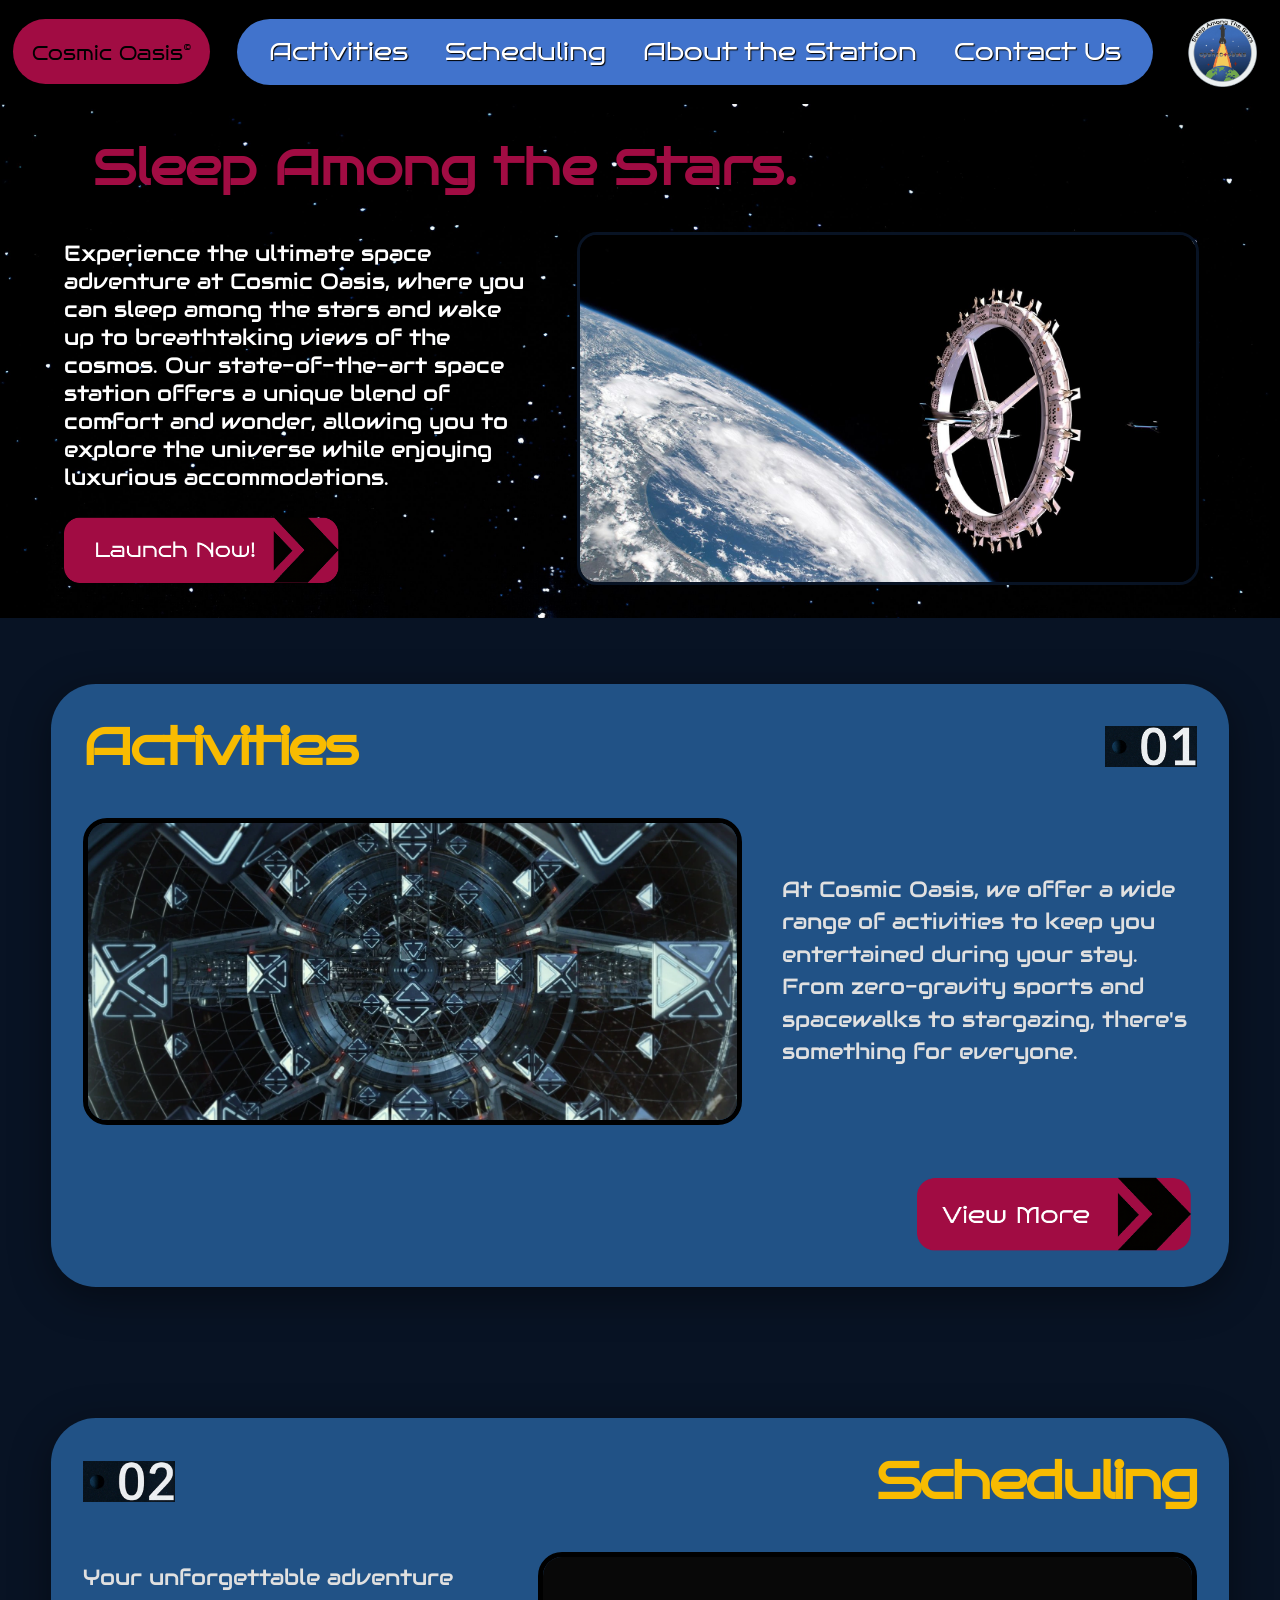
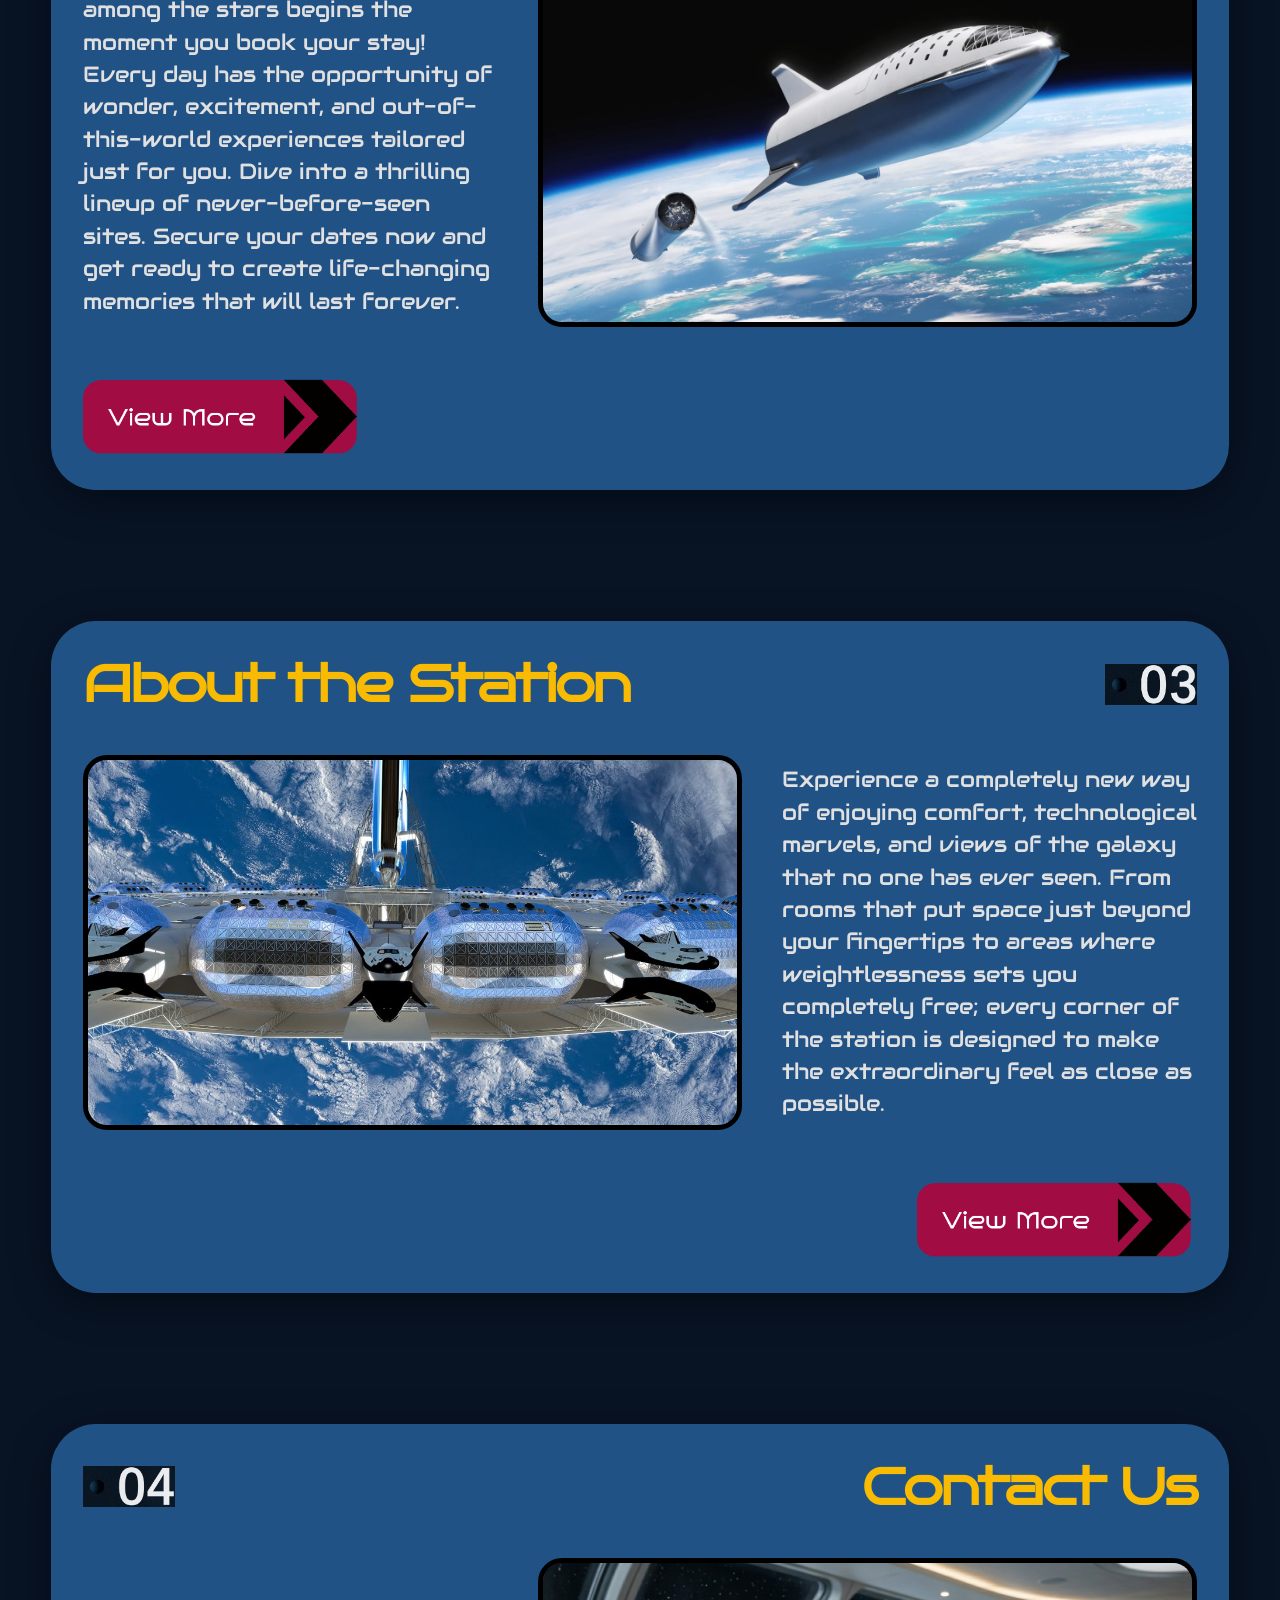
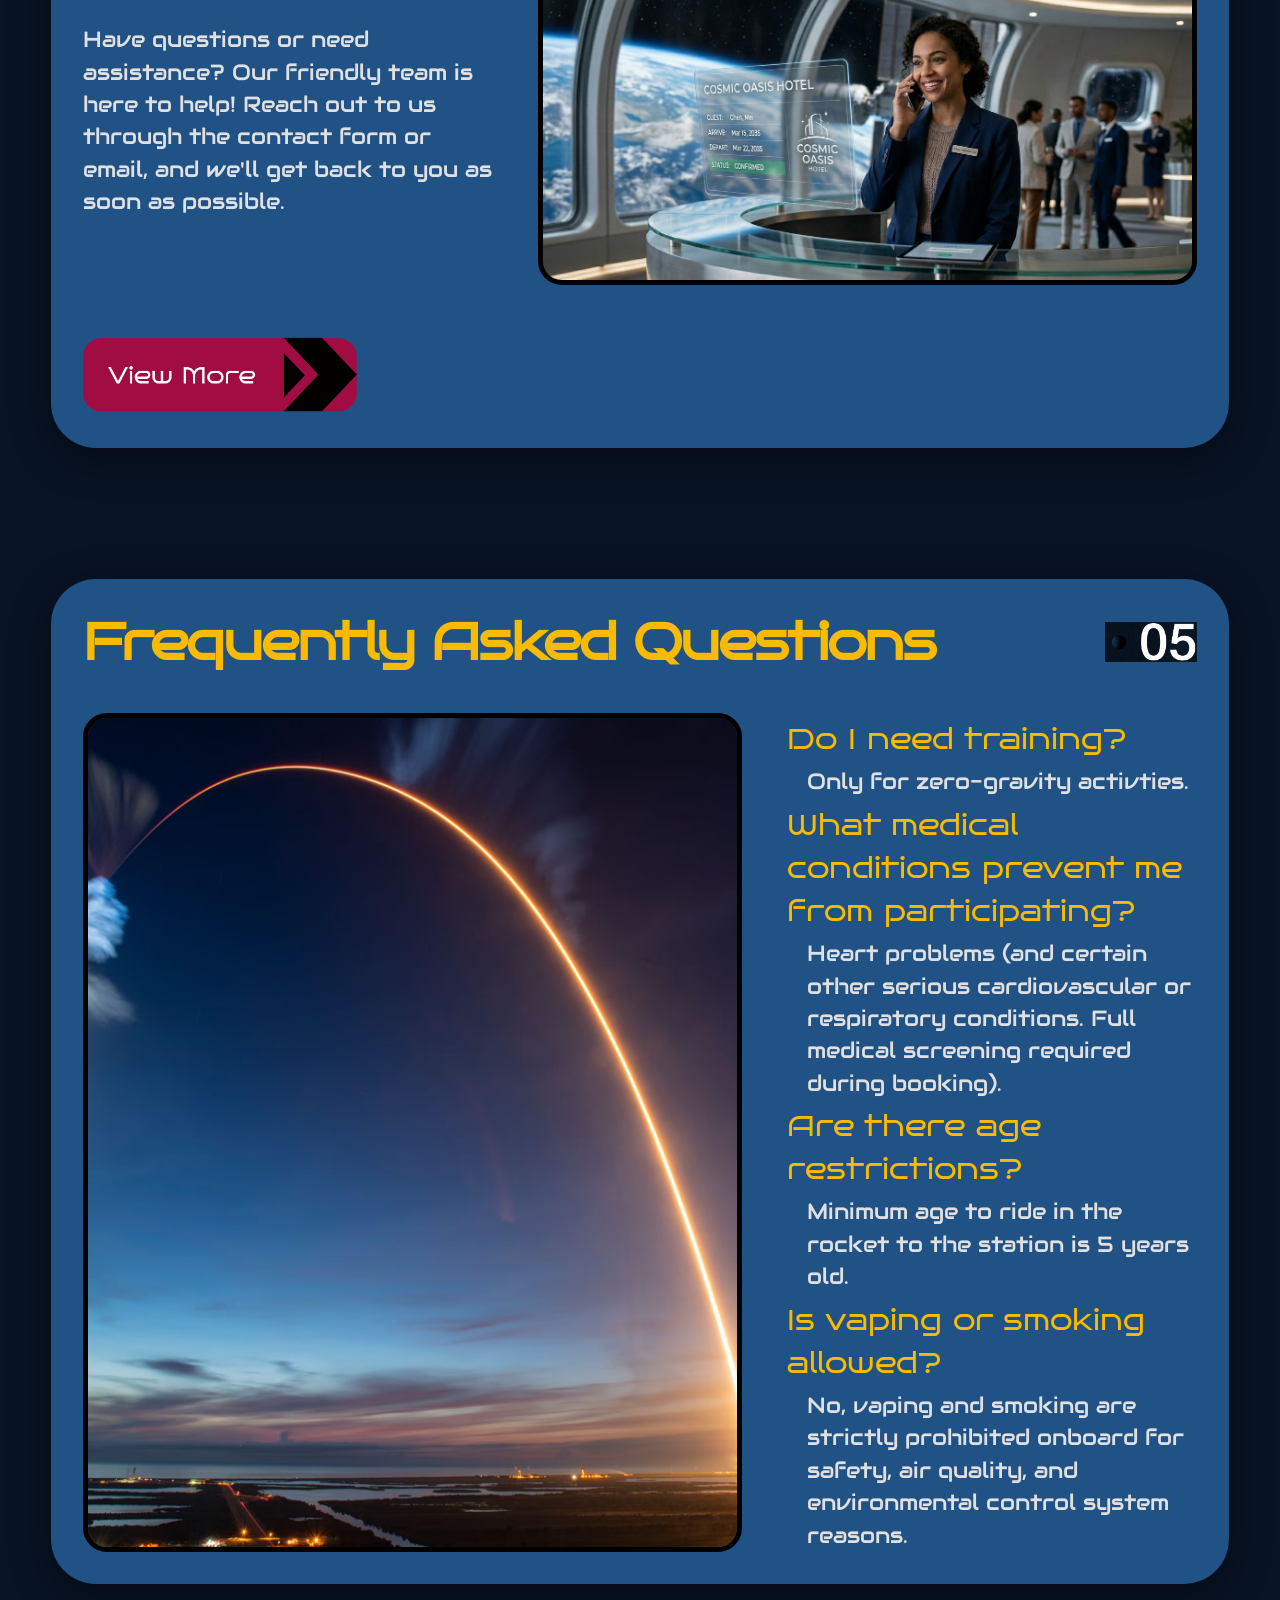
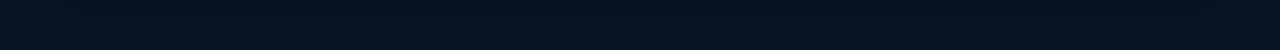
<file: index.html>
<!DOCTYPE html>
<html lang="en">
<head>
    <meta charset="UTF-8">
    <meta name="viewport" content="width=device-width, initial-scale=1.0">
    <title>Cosmic Oasis</title>
    <link rel="stylesheet" href=https://fonts.googleapis.com/css?family=Lora|Audiowide|Bruno+Ace>
    <link rel="stylesheet" href="styles.css">
</head>
<body id="top">
    <a href="#top" class="scroll-top" id="scrollTopButton" aria-label="Back to top">↑</a>
    <nav class="navbar">
        <a href="index.html" class="home">Cosmic Oasis<sup>&copy;</sup></a>
            <div class="buttons">            
                <a href="activities.html">Activities</a>
                <a href="scheduling.html">Scheduling</a>
                <a href="about.html">About the Station</a>
                <a href="contact.html">Contact Us</a>
            </div> 
        <img src="images/icons/NewLogo.png" alt="Logo" class="logo">
    </nav>
    <script>
        const scrollTopButton = document.getElementById('scrollTopButton');
        const toggleScrollTop = () => {
            const isScrolled = window.pageYOffset > 20;
            scrollTopButton.classList.toggle('show', isScrolled);
        };
        window.addEventListener('scroll', toggleScrollTop);
        window.addEventListener('load', toggleScrollTop);
    </script>
    <div class="firstbox">
        <h1>Sleep Among the Stars.</h1>
        <div class="welcome">
            <div class="welcome-text">
                <p> Experience the ultimate space adventure at Cosmic Oasis, 
                    where you can sleep among the stars and wake up to breathtaking 
                    views of the cosmos. Our state-of-the-art space station offers a 
                    unique blend of comfort and wonder, allowing you to explore the 
                    universe while enjoying luxurious accommodations.</p>
                <a class="heroButton" href="scheduling.html">
                    <img src="images/icons/launch-button.png" alt="Button Icon" class="button-icon">
                </a>
            </div>
            <div class="welcome-image">
                <img src="images/spacehotel.jpg" alt="Space Hotel" class="spacehotel">
            </div>
        </div>
    </div>
    <div class="left-section">
        <div class="left-box">
            <div class="header">
                <h2>Activities</h2>
                <img src="images/icons/01.png" alt="01 Icon" class="box-icon">
            </div>
            <div class="main-section-left">
                <div class="left-box-left-item">
                    <img src="images/BattleRoomFilm.webp" alt="Battle Room" class="box-image">
                </div>
                <div class="left-box-right-item">
                    <p>At Cosmic Oasis, we offer a wide range of activities to keep you entertained during your stay. 
                        From zero-gravity sports and spacewalks to stargazing, there's something for everyone.</p>
                </div>
            </div>
            <a class="box-button-left" href="activities.html">
                <img src="images/icons/button.png" alt="Button Icon" class="button-icon">
            </a>
        </div>
    </div>
    <div class="right-section">
        <div class="right-box">
            <div class="header">
                <img src="images/icons/02.png" alt="02 Icon" class="box-icon">
                <h2>Scheduling</h2>
            </div>
            <div class="main-section-right">
                <div class="right-box-left-item">
                    <p>Your unforgettable adventure among the stars begins the moment you book your stay! 
                        Every day has the opportunity of wonder, excitement, and out-of-this-world experiences 
                        tailored just for you. Dive into a thrilling lineup of never-before-seen sites. 
                        Secure your dates now and get ready to create life-changing memories that will last forever. </p>
                </div>
                <div class="right-box-right-item">
                    <img src="images/scheduling.webp" alt="Scheduling" class="box-image">
                </div>
            </div>
            <a class="box-button-right" href="scheduling.html">
                <img src="images/icons/button.png" alt="Button Icon" class="button-icon">
            </a>
        </div>
    </div>   
    <div class="left-section">
        <div class="left-box">
            <div class="header">
                <h2>About the Station</h2>
                <img src="images/icons/03.png" alt="03 Icon" class="box-icon">
            </div>
            <div class="main-section-left">
                <div class="left-box-left-item">
                    <img src="images/about.jpg" alt="space station" class="box-image">
                </div>
                <div class="left-box-right-item">
                    <p>Experience a completely new way of enjoying comfort, technological marvels, 
                        and views of the galaxy that no one has ever seen. From rooms that put space 
                        just beyond your fingertips to areas where weightlessness sets you completely 
                        free; every corner of the station is designed to make the extraordinary feel 
                        as close as possible. </p>
                </div>
            </div>
            <a class="box-button-left" href="about.html">
                <img src="images/icons/button.png" alt="Button Icon" class="button-icon">
            </a>
        </div>
    </div> 
    <div class="right-section">
        <div class="right-box">
            <div class="header">
                <img src="images/icons/04.png" alt="04 Icon" class="box-icon">
                <h2>Contact Us</h2>
            </div>
            <div class="main-section-right">
                <div class="right-box-left-item">
                    <p>Have questions or need assistance? Our friendly team is here to help! 
                        Reach out to us through the contact form or email, and we'll get back 
                        to you as soon as possible.</p>
                </div>
                <div class="right-box-right-item">
                    <img src="images/contact.png" alt="Contact Us" class="box-image">
                </div>
            </div>
            <a class="box-button-right" href="contact.html">
                <img src="images/icons/button.png" alt="Button Icon" class="button-icon">
            </a>
        </div>
    </div> 
    <div class="left-section">
        <div class="left-box">
            <div class="header">
                <h2>Frequently Asked Questions</h2>
                <img src="images/icons/05.png" alt="05 Icon" class="box-icon">
            </div>
            <div class="main-section-left">
                <div class="left-box-left-item">
                    <img src="images/FAQ.jpg" alt="space station" class="box-image">
                </div>
                <div class="left-box-right-item">
                    <p class="question">Do I need training?</p>
                    <p class="answer">Only for zero-gravity activties.</p>
                    <p class="question">What medical conditions prevent me from participating?</p>
                    <p class="answer">Heart problems (and certain other serious cardiovascular or 
                        respiratory conditions. Full medical screening required during booking).</p>
                    <p class="question">Are there age restrictions?</p>
                    <p class="answer">Minimum age to ride in the rocket to the station is 5 years old.</p>
                    <p class="question">Is vaping or smoking allowed?</p>
                    <p class="answer">No, vaping and smoking are strictly prohibited onboard for safety, 
                        air quality, and environmental control system reasons.</p>
                </div>
            </div>
        </div>
    </div> 
</body>
</html>
</file>
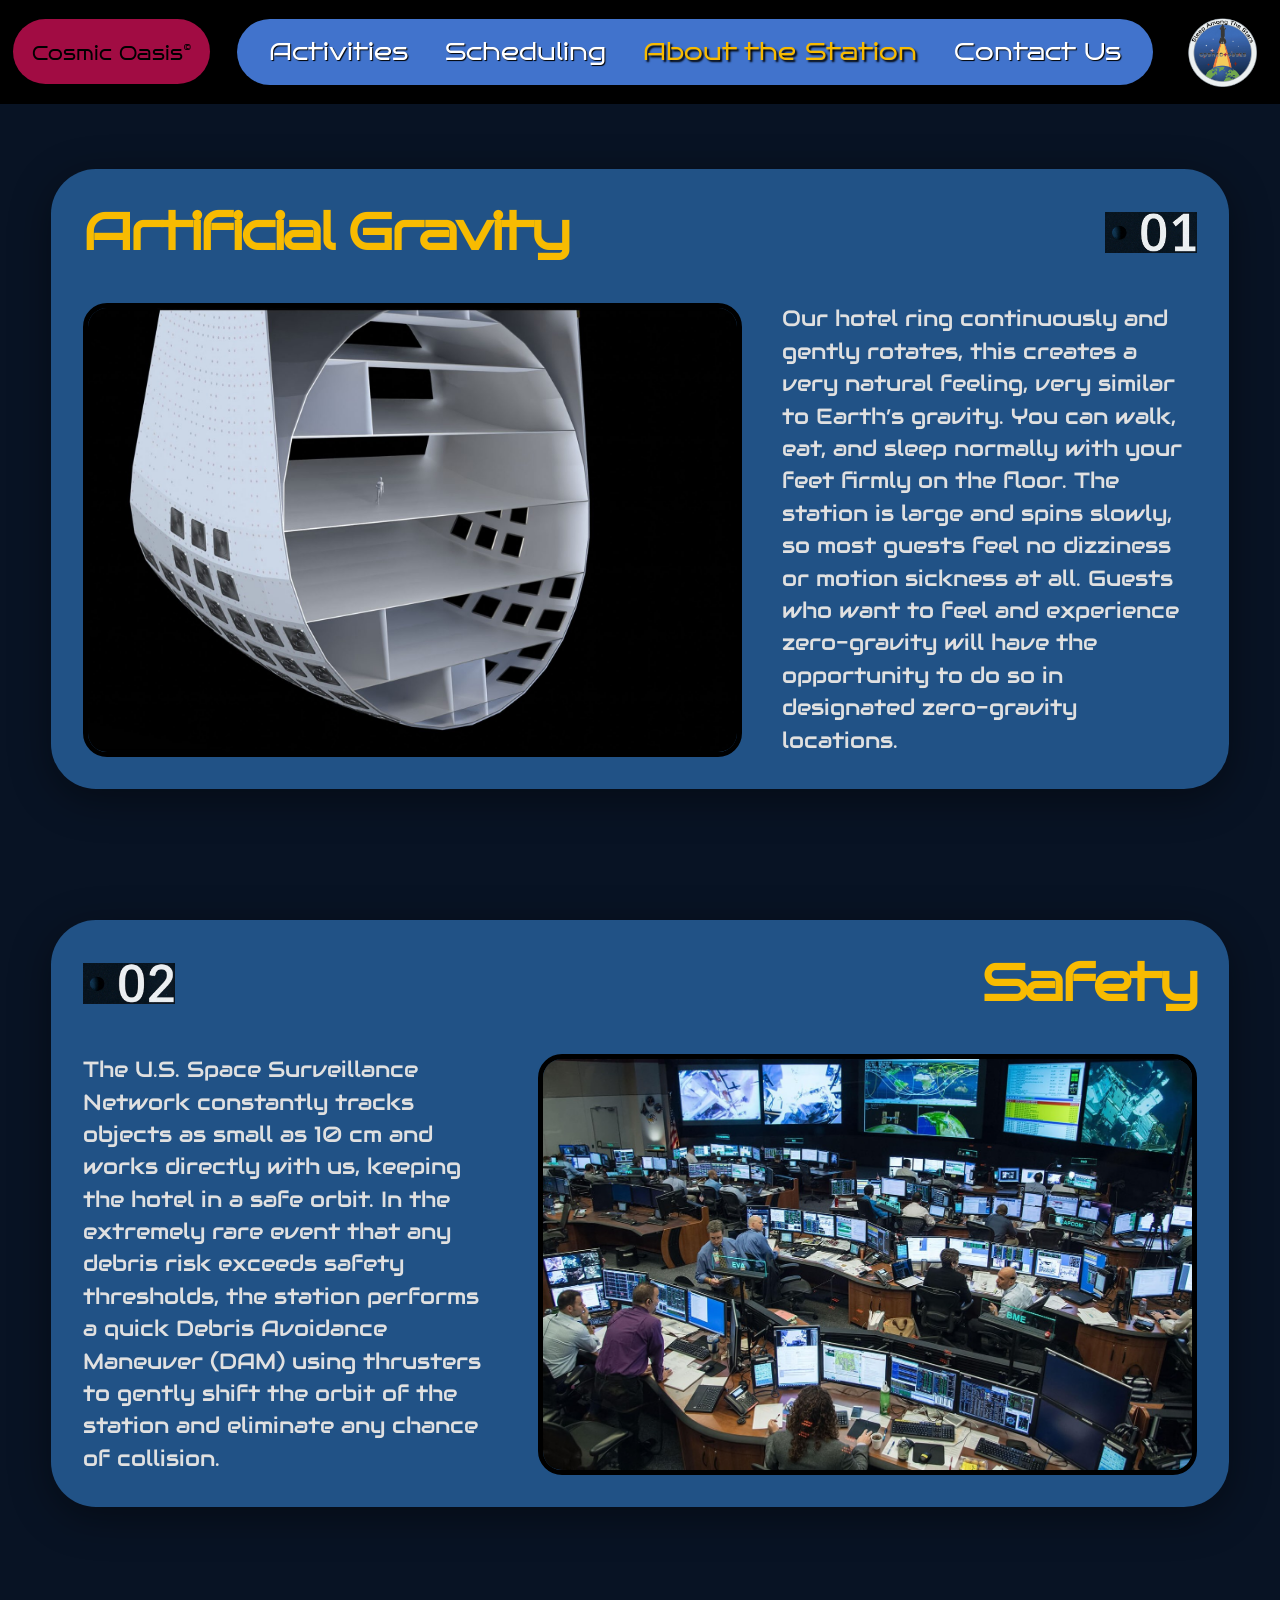
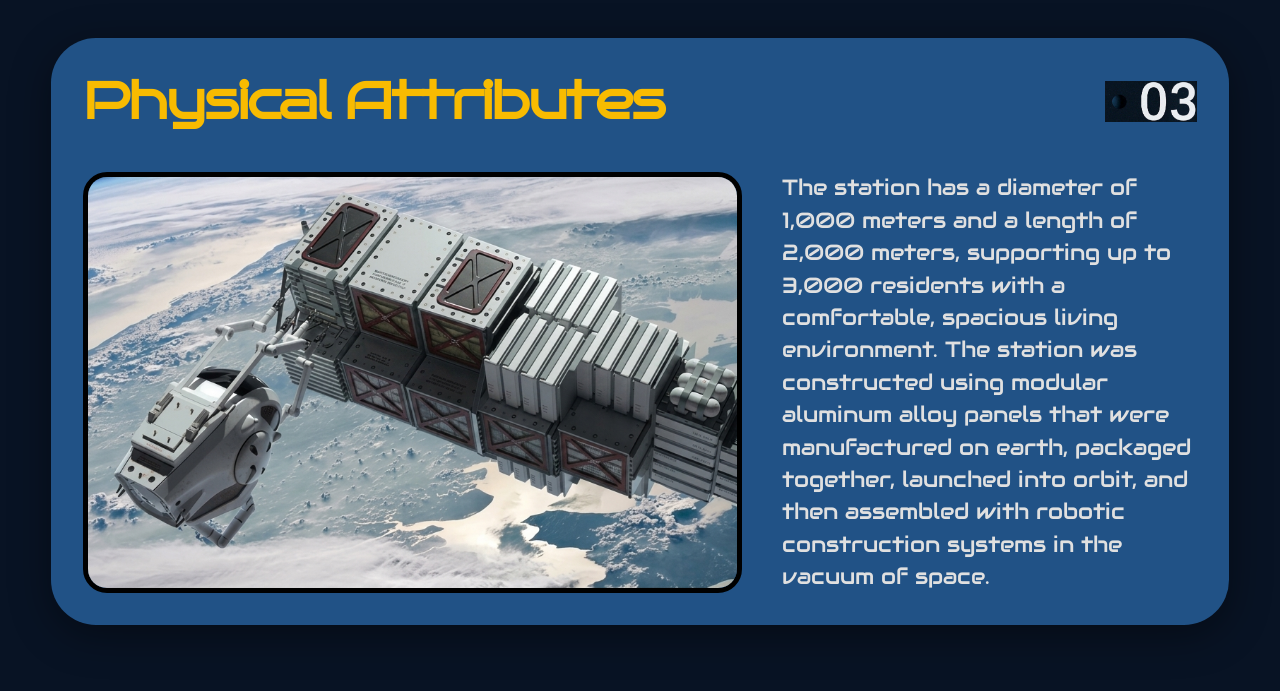
<file: about.html>
<!DOCTYPE html>
<html lang="en">
<head>
    <meta charset="UTF-8">
    <meta name="viewport" content="width=device-width, initial-scale=1.0">
    <title>About the Station - Cosmic Oasis</title>
    <link rel="stylesheet" href=https://fonts.googleapis.com/css?family=Lora|Audiowide|Bruno+Ace>
    <link rel="stylesheet" href="styles.css">
</head>
<body id="top">
    <a href="#top" class="scroll-top" id="scrollTopButton" aria-label="Back to top">↑</a>
    <nav class="navbar">
        <a href="index.html" class="home">Cosmic Oasis<sup>&copy;</sup></a>
            <div class="buttons">            
                <a href="activities.html">Activities</a>
                <a href="scheduling.html">Scheduling</a>
                <a href="about.html" class="active">About the Station</a>
                <a href="contact.html">Contact Us</a>
            </div> 
        <img src="images/icons/NewLogo.png" alt="Logo" class="logo">
    </nav>
    <script>
        const scrollTopButton = document.getElementById('scrollTopButton');
        const toggleScrollTop = () => {
            const isScrolled = window.pageYOffset > 20;
            scrollTopButton.classList.toggle('show', isScrolled);
        };
        window.addEventListener('scroll', toggleScrollTop);
        window.addEventListener('load', toggleScrollTop);
    </script>
    <div class="left-section">
        <div class="left-box">
            <div class="header">
                <h2>Artificial Gravity</h2>
                <img src="images/icons/01.png" alt="01 Icon" class="box-icon">
            </div>
            <div class="main-section-left">
                <div class="left-box-left-item">
                    <img src="images/stationcutaway.jpg" alt="station cutaway" class="box-image">
                </div>
                <div class="left-box-right-item">
                    <p>Our hotel ring continuously and gently rotates, this creates a very natural feeling, 
                        very similar to Earth’s gravity. You can walk, eat, and sleep normally with your feet firmly on the floor. 
                        The station is large and spins slowly, so most guests feel no dizziness or motion sickness at all. 
                        Guests who want to feel and experience zero-gravity will have the opportunity to do so in designated zero-gravity locations.</p>
                </div>
            </div>
        </div>
    </div>
    <div class="right-section">
        <div class="right-box">
            <div class="header">
                <img src="images/icons/02.png" alt="02 Icon" class="box-icon">
                <h2>Safety</h2>
            </div>
            <div class="main-section-right">
                <div class="right-box-left-item">
                    <p>The U.S. Space Surveillance Network constantly tracks objects as small as 10 cm 
                        and works directly with us, keeping the hotel in a safe orbit. In the extremely rare 
                        event that any debris risk exceeds safety thresholds, the station performs a quick Debris 
                        Avoidance Maneuver (DAM) using thrusters to gently shift the orbit of the station and eliminate 
                        any chance of collision.</p>
                </div>
                <div class="right-box-right-item">
                    <img src="images/debreeavoidance.jpeg" alt="Debris Avoidance" class="box-image">
                </div>
            </div>
        </div>
    </div>   
    <div class="left-section">
        <div class="left-box">
            <div class="header">
                <h2>Physical Attributes</h2>
                <img src="images/icons/03.png" alt="03 Icon" class="box-icon">
            </div>
            <div class="main-section-left">
                <div class="left-box-left-item">
                    <img src="images/robot.png" alt="robot" class="box-image">
                </div>
                <div class="left-box-right-item">
                    <p>The station has a diameter of 1,000 meters and a length of 2,000 meters, 
                        supporting up to 3,000 residents with a comfortable, spacious living environment. 
                        The station was constructed using modular aluminum alloy panels that were manufactured 
                        on earth, packaged together, launched into orbit, and then assembled with robotic construction 
                        systems in the vacuum of space.</p>
                </div>
            </div>
        </div>
    </div> 
</body>
</html>
</file>
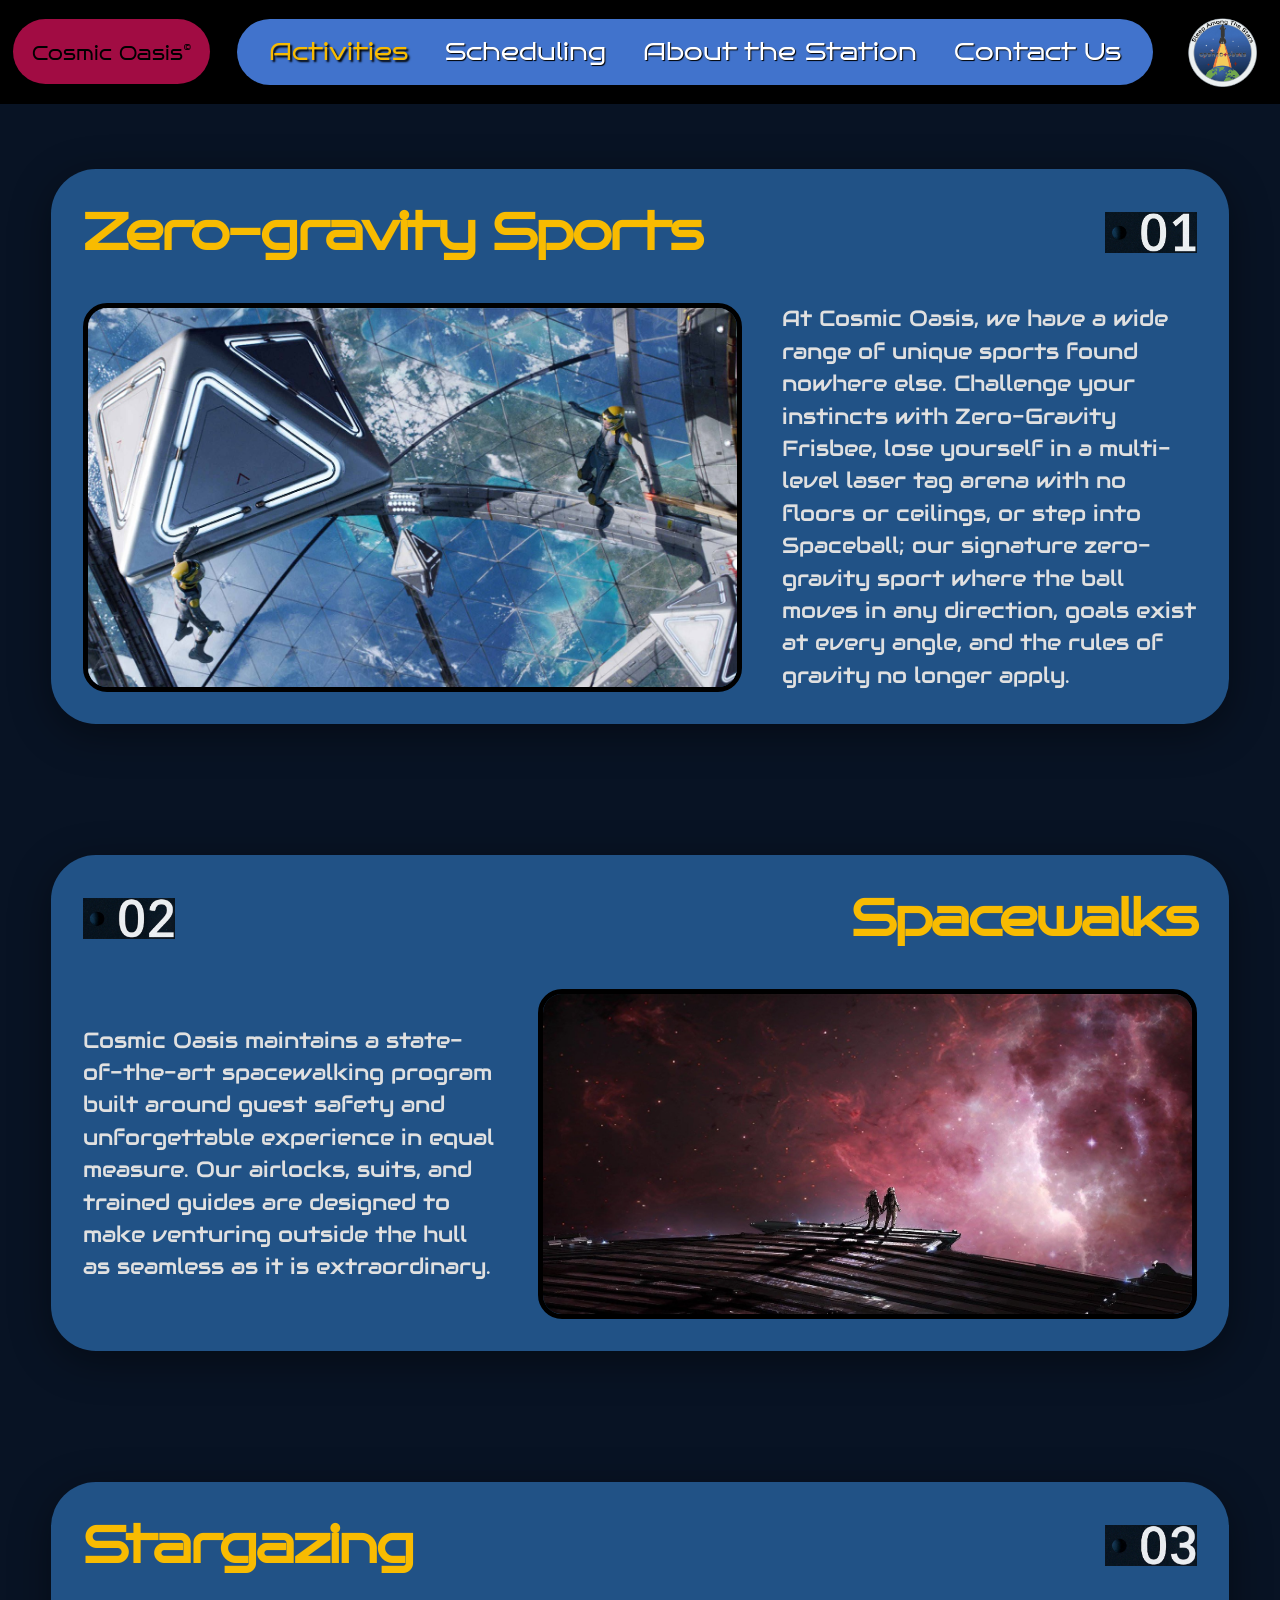
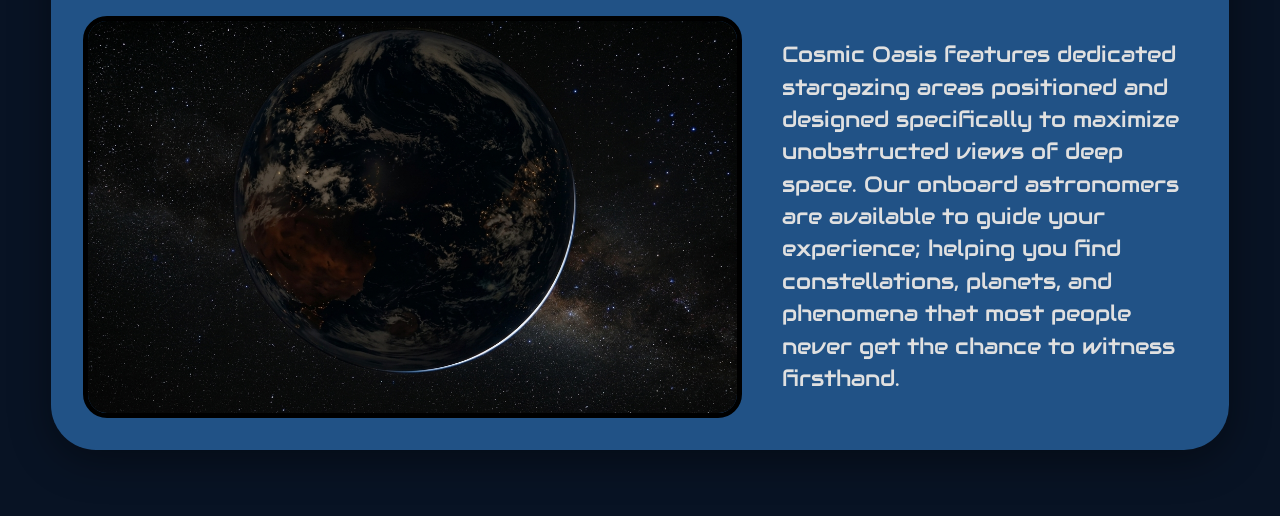
<file: activities.html>
<!DOCTYPE html>
<html lang="en">
<head>
    <meta charset="UTF-8">
    <meta name="viewport" content="width=device-width, initial-scale=1.0">
    <title>Activities - Cosmic Oasis</title>
    <link rel="stylesheet" href=https://fonts.googleapis.com/css?family=Lora|Audiowide|Bruno+Ace>
    <link rel="stylesheet" href="styles.css">
</head>
<body id="top">
    <a href="#top" class="scroll-top" id="scrollTopButton" aria-label="Back to top">↑</a>
    <nav class="navbar">
        <a href="index.html" class="home">Cosmic Oasis<sup>&copy;</sup></a>
            <div class="buttons">            
                <a href="activities.html" class="active">Activities</a>
                <a href="scheduling.html">Scheduling</a>
                <a href="about.html">About the Station</a>
                <a href="contact.html">Contact Us</a>
            </div> 
        <img src="images/icons/NewLogo.png" alt="Logo" class="logo">
    </nav>
    <script>
        const scrollTopButton = document.getElementById('scrollTopButton');
        const toggleScrollTop = () => {
            const isScrolled = window.pageYOffset > 20;
            scrollTopButton.classList.toggle('show', isScrolled);
        };
        window.addEventListener('scroll', toggleScrollTop);
        window.addEventListener('load', toggleScrollTop);
    </script>
    <div class="left-section">
        <div class="left-box">
            <div class="header">
                <h2>Zero-gravity Sports</h2>
                <img src="images/icons/01.png" alt="01 Icon" class="box-icon">
            </div>
            <div class="main-section-left">
                <div class="left-box-left-item">
                    <img src="images/sport.jpeg" alt="zero-gravity sports" class="box-image">
                </div>
                <div class="left-box-right-item">
                    <p>At Cosmic Oasis, we have a wide range of unique sports found nowhere else. 
                        Challenge your instincts with Zero-Gravity Frisbee, lose yourself in a 
                        multi-level laser tag arena with no floors or ceilings, or step into Spaceball; 
                        our signature zero-gravity sport where the ball moves in any direction, 
                        goals exist at every angle, and the rules of gravity no longer apply. </p>
                </div>
            </div>
        </div>
    </div>
    <div class="right-section">
        <div class="right-box">
            <div class="header">
                <img src="images/icons/02.png" alt="02 Icon" class="box-icon">
                <h2>Spacewalks</h2>
            </div>
            <div class="main-section-right">
                <div class="right-box-left-item">
                    <p>Cosmic Oasis maintains a state-of-the-art spacewalking 
                        program built around guest safety and unforgettable experience 
                        in equal measure. Our airlocks, suits, and trained guides are 
                        designed to make venturing outside the hull as seamless as it 
                        is extraordinary.</p>
                </div>
                <div class="right-box-right-item">
                    <img src="images/spacewalk.jpg" alt="spacewalking" class="box-image">
                </div>
            </div>
        </div>
    </div>   
    <div class="left-section">
        <div class="left-box">
            <div class="header">
                <h2>Stargazing</h2>
                <img src="images/icons/03.png" alt="03 Icon" class="box-icon">
            </div>
            <div class="main-section-left">
                <div class="left-box-left-item">
                    <img src="images/earth.png" alt="earth and stars" class="box-image">
                </div>
                <div class="left-box-right-item">
                    <p>Cosmic Oasis features dedicated stargazing areas positioned and designed 
                        specifically to maximize unobstructed views of deep space. Our onboard 
                        astronomers are available to guide your experience; helping you find 
                        constellations, planets, and phenomena that most people never get the 
                        chance to witness firsthand.</p>
                </div>
            </div>
        </div>
    </div> 
</body>
</html>
</file>
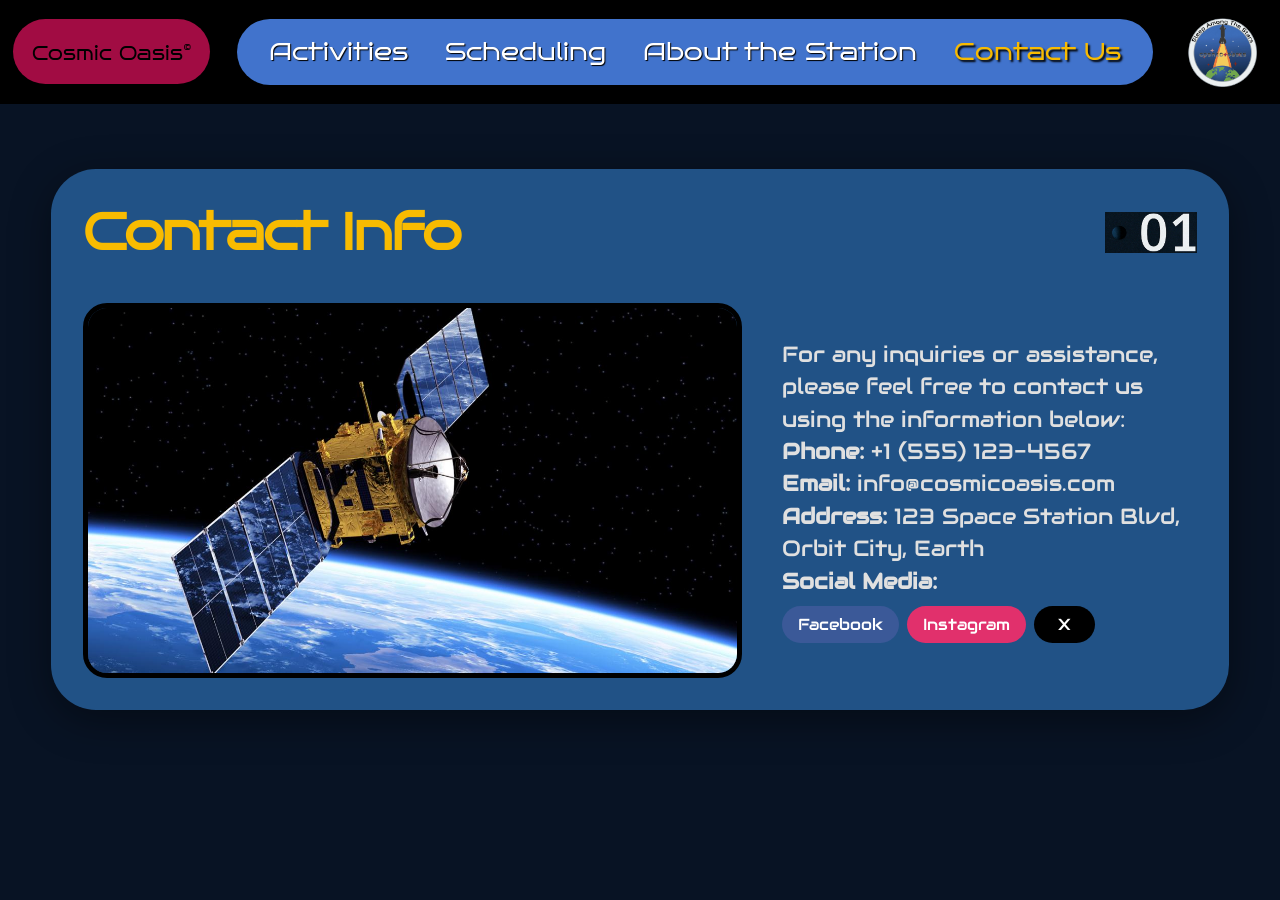
<file: contact.html>
<!DOCTYPE html>
<html lang="en">
<head>
    <meta charset="UTF-8">
    <meta name="viewport" content="width=device-width, initial-scale=1.0">
    <title>Contact Us - Cosmic Oasis</title>
    <link rel="stylesheet" href=https://fonts.googleapis.com/css?family=Lora|Audiowide|Bruno+Ace>
    <link rel="stylesheet" href="styles.css">
</head>
<body id="top">
    <a href="#top" class="scroll-top" id="scrollTopButton" aria-label="Back to top">↑</a>
    <nav class="navbar">
        <a href="index.html" class="home">Cosmic Oasis<sup>&copy;</sup></a>
            <div class="buttons">            
                <a href="activities.html">Activities</a>
                <a href="scheduling.html">Scheduling</a>
                <a href="about.html">About the Station</a>
                <a href="contact.html" class="active">Contact Us</a>
            </div> 
        <img src="images/icons/NewLogo.png" alt="Logo" class="logo">
    </nav>
    <script>
        const scrollTopButton = document.getElementById('scrollTopButton');
        const toggleScrollTop = () => {
            const isScrolled = window.pageYOffset > 20;
            scrollTopButton.classList.toggle('show', isScrolled);
        };
        window.addEventListener('scroll', toggleScrollTop);
        window.addEventListener('load', toggleScrollTop);
    </script>
    <div class="left-section">
        <div class="left-box">
            <div class="header">
                <h2>Contact Info</h2>
                <img src="images/icons/01.png" alt="01 Icon" class="box-icon">
            </div>
            <div class="main-section-left">
                <div class="left-box-left-item">
                    <img src="images/satellite.jpeg" alt="satellite" class="box-image">
                </div>
                <div class="left-box-right-item">
                    <p>For any inquiries or assistance, please feel free to contact us using the information below:</p>
                    <p><strong>Phone:</strong> +1 (555) 123-4567</p>
                    <p><strong>Email:</strong> info@cosmicoasis.com</p>
                    <p><strong>Address:</strong> 123 Space Station Blvd, Orbit City, Earth</p>
                    <p><strong>Social Media:</strong></p>
                    <div class="social-links">
                        <a href="https://facebook.com/cosmicoasishotel" target="_blank" class="facebook">Facebook</a>
                        <a href="https://instagram.com/cosmicoasishotel" target="_blank" class="instagram">Instagram</a>
                        <a href="https://x.com/cosmicoasishotel" target="_blank" class="x">X</a>
                    </div>
                </div>
            </div>
        </div>
    </div>
</body>
</html>
</file>
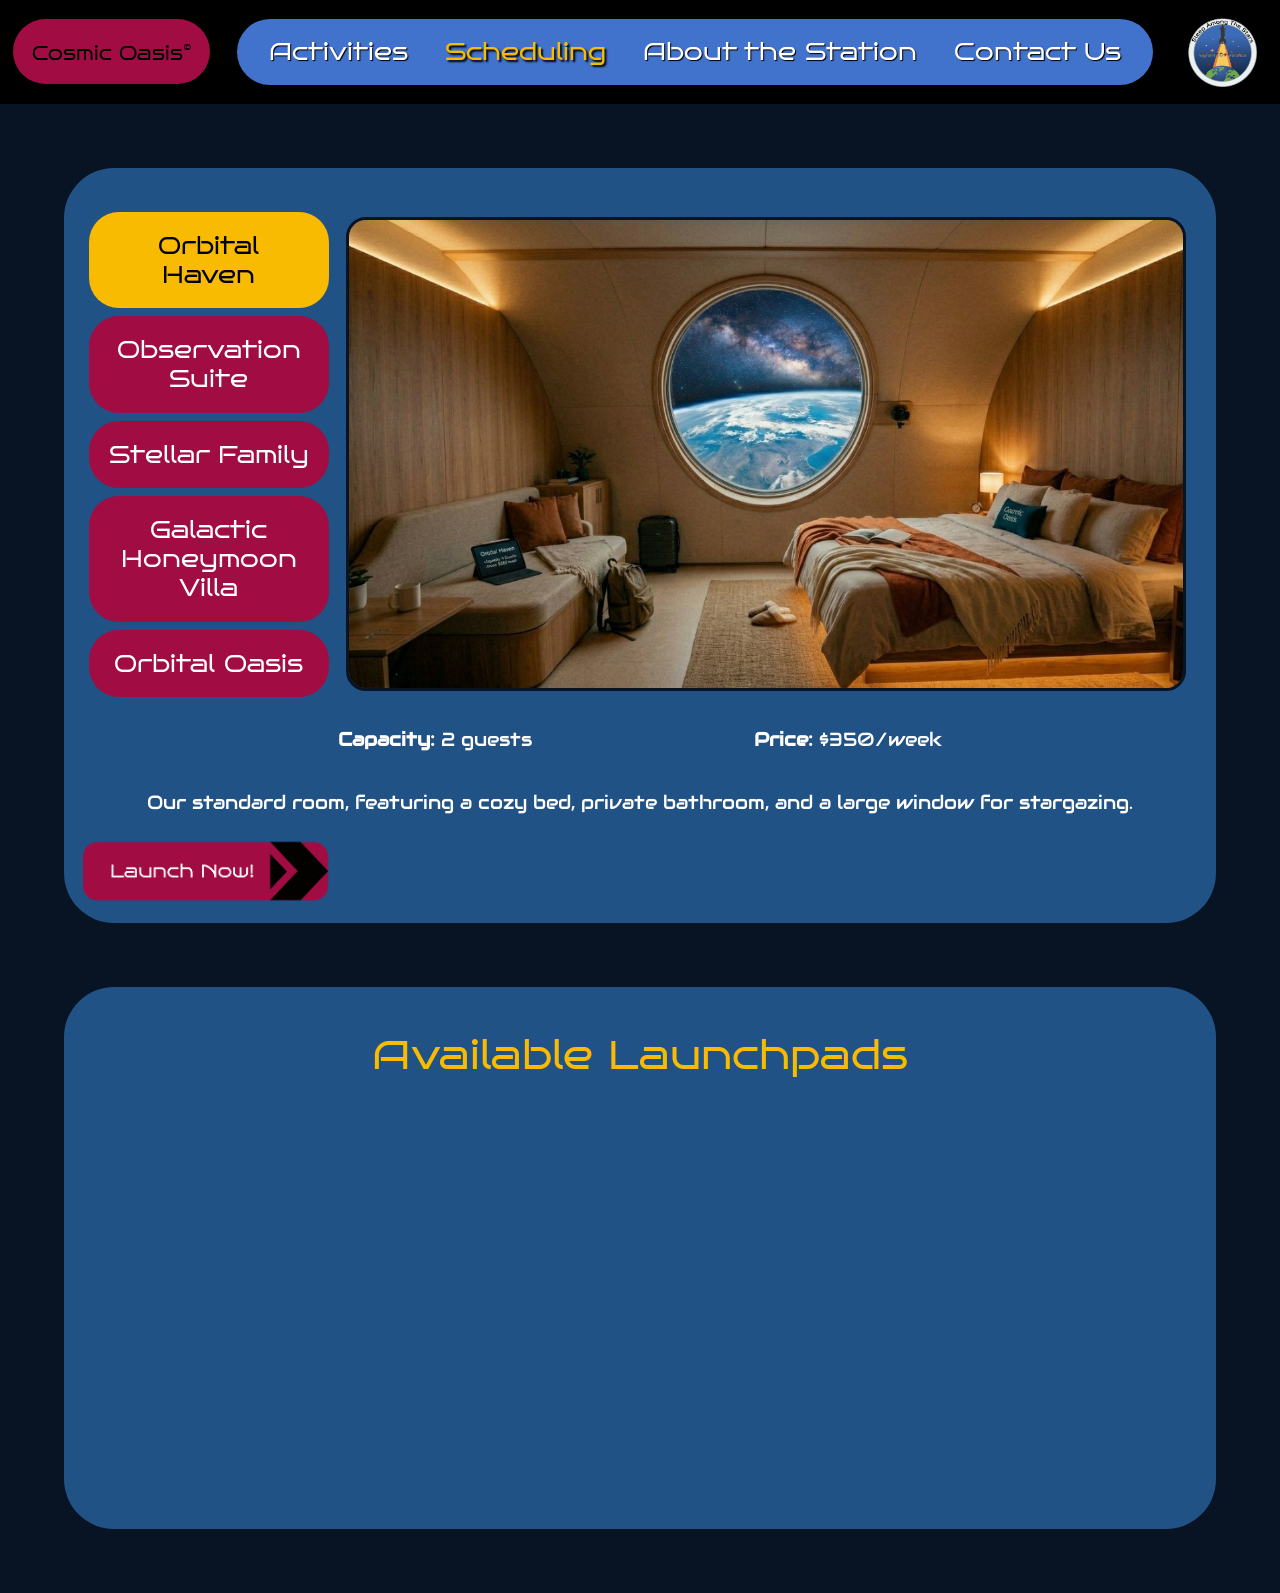
<file: scheduling.html>
<!DOCTYPE html>
<html lang="en">
<head>
    <meta charset="UTF-8">
    <meta name="viewport" content="width=device-width, initial-scale=1.0">
    <title>Scheduling - Cosmic Oasis</title>
    <link rel="stylesheet" href=https://fonts.googleapis.com/css?family=Lora|Audiowide|Bruno+Ace>
    <link rel="stylesheet" href="styles.css">
</head>
<body id="top">
    <a href="#top" class="scroll-top" id="scrollTopButton" aria-label="Back to top">↑</a>
    <nav class="navbar">
        <a href="index.html" class="home">Cosmic Oasis<sup>&copy;</sup></a>
            <div class="buttons">            
                <a href="activities.html">Activities</a>
                <a href="scheduling.html" class="active">Scheduling</a>
                <a href="about.html">About the Station</a>
                <a href="contact.html">Contact Us</a>
            </div> 
        <img src="images/icons/NewLogo.png" alt="Logo" class="logo">
    </nav>
    <script>
        const scrollTopButton = document.getElementById('scrollTopButton');
        const toggleScrollTop = () => {
            const isScrolled = window.pageYOffset > 20;
            scrollTopButton.classList.toggle('show', isScrolled);
        };
        window.addEventListener('scroll', toggleScrollTop);
        window.addEventListener('load', toggleScrollTop);
    </script>
    <script>
        function room(roomNumber) {
            // Remove selected class from all buttons
            for (let i = 1; i <= 5; i++) {
                document.getElementById('room' + i).classList.remove('selected');
            }
            // Add selected class to the clicked button
            document.getElementById('room' + roomNumber).classList.add('selected');

            const roomImage = document.querySelector('.schedule-image');
            const topic = document.querySelector('.topic');
            const price = document.querySelector('.price');
            const description = document.querySelector('.description');

            switch (roomNumber) {
                case 1:
                    roomImage.src = 'images/room1.jpeg';
                    topic.innerHTML = '<strong>Capacity:</strong> 2 guests';
                    price.innerHTML = '<strong>Price:</strong> $350/week';
                    description.textContent = 'Our standard room, featuring a cozy bed, private bathroom, and a large window for stargazing.';
                    break;
                case 2:
                    roomImage.src = 'images/room2.png';
                    topic.innerHTML = '<strong>Capacity:</strong> 4 guests';
                    price.innerHTML = '<strong>Price:</strong> $525/week';
                    description.textContent = 'A spacious suite with a panoramic window, perfect for astronomy enthusiasts who want to immerse themselves in the beauty of space.';
                    break;
                case 3:
                    roomImage.src = 'images/room3.jpeg';
                    topic.innerHTML = '<strong>Capacity:</strong> 6+ guests';
                    price.innerHTML = '<strong>Price:</strong> $700/week';
                    description.textContent = 'A family-friendly room with multiple beds and entertainment options, ideal for those traveling with loved ones.';
                    break;
                case 4:
                    roomImage.src = 'images/room4.jpeg';
                    topic.innerHTML = '<strong>Capacity:</strong> 2 guests';
                    price.innerHTML = '<strong>Price:</strong> $500/week';
                    description.textContent = 'A romantic suite designed for couples, featuring a private hot tub and luxurious amenities for an unforgettable experience.';
                    break;
                case 5:
                    roomImage.src = 'images/room5.jpg';
                    topic.innerHTML = '<strong>Capacity:</strong> 4 guests';
                    price.innerHTML = '<strong>Price:</strong> $850/week';
                    description.textContent = 'Our premium room offering the ultimate space experience with exclusive access to the station\'s amenities and personalized services.';
                    break;
                default:
                    break;
            }
        }

        // Initialize the first room as selected
        document.addEventListener('DOMContentLoaded', function() {
            document.getElementById('room1').classList.add('selected');
        });
    </script>
    <div class="scheduling">
        <div class="roombox">
            <div class="room-buttons">
                <button type="button" onclick="room(1)" id="room1">Orbital Haven</button>
                <button type="button" onclick="room(2)" id="room2">Observation Suite</button>
                <button type="button" onclick="room(3)" id="room3">Stellar Family</button>
                <button type="button" onclick="room(4)" id="room4">Galactic Honeymoon Villa</button>
                <button type="button" onclick="room(5)" id="room5">Orbital Oasis</button>
            </div>
            <div class="room-image">
                <img src="images/room1.jpeg" alt="room" class="schedule-image" style="background-color: aliceblue;">
            </div>
        </div>
        <div class="room-description">
            <div class="details">
                <p class="topic"><strong>Capacity:</strong> 2 guests</p>
                <p class="price"><strong>Price:</strong> $350/week</p>
            </div>
            <p class="description">Our standard room, featuring a cozy bed, 
                private bathroom, and a large window for 
                stargazing.</p>
        </div>
        <a class="book-button" href="contact.html">
            <img src="images/icons/launch-button.png" alt="Button Icon" class="button-icon">
        </a>
    </div>
    <div class="map">
        <p class="pads">Available Launchpads</p>
        <iframe src="https://www.google.com/maps/embed?"></iframe>
    </div>
</body>
</html>
</file>
<file: styles.css>
body, html{
    background-color: rgb(8, 19, 36);
    margin: 0;
}
nav{
    background-color: rgb(0, 0, 0);
    display: flex;
    align-content: center;
    padding: 0.8% 1%;
    font-family: bruno ace, sans-serif;   
}
.home{
    margin-right: 2%;
    background-color: rgb(161, 12, 67);
    border-radius: 50px;
    color: black;
    text-decoration: none;
    align-content: center;
    align-self: center;
    padding: 1.5%;
    text-align: center;
    font-size: 1.2rem;
}
.home:hover{
    color: rgb(248, 187, 1);
    text-shadow: 2px 2px 2px black;
}
div.buttons{
  display: flex;
  flex-wrap: wrap;
  align-self: center;
  justify-content: center;
  gap: 0.6rem;
  background-color: rgb(65, 115, 204);
  border-radius: 50px;
  margin-right: 6%;
  padding: 1% 1.5%;
  margin: 0% auto;
}
div.buttons a{
    font-size: 1.5rem;
    color: white;   
    margin: 0.35rem;
    padding: 0 0.5rem;
    text-decoration: none;
    text-shadow: 1px 1px 1px black;
}
div.buttons a.active{
    color: rgb(248, 187, 1);
    text-shadow: 2px 2px 2px black;
}
.buttons a:hover{
    color: rgb(161, 12, 67);
    text-shadow: 1px 1px 1px white;
}
nav img{
    display: flex;
    width: 6%;
    height: 6%;
    min-width: 60px;
    border-radius: 100px;
    align-self: center;
    margin-left: 2%;
    padding: 0.5%;
}
div.firstbox{
    background-image: url("images/stars.jpg");
    background-size: cover;
    padding: 0.5% 5%;
    margin: 0;
}
h1{
    font-size: xxx-large;
    color: rgb(161, 12, 67);
    font-family: bruno ace, sans-serif;
    margin: 2.5%;
    margin-bottom: 0;
}
.welcome{  
    display: flex;
    gap: 1.5rem;          
    align-items: center;
    flex-wrap: wrap;
}
div.welcome-text{
    color: white;
    font-family: audiowide, sans-serif;
    font-size: 1.4rem;
    flex: 1 1 300px; 
}
.heroButton{
    display: inline-block;
    margin: auto;
    background: none;
    margin: 0%;
    border: none;
    cursor: pointer;
    transition: transform 0.2s ease;
}
.heroButton .button-icon{
    width: 280px;
    max-width: 320px;
    min-width: 220px;
    height: auto;
    display: block;
}
.heroButton:hover{
    transform: scale(1.05);
}
div.welcome-image{
    flex: 1 1 450px;
    padding: 2%;
}
.firstbox .spacehotel{
    width: 100%;
    border-radius: 20px;
    margin-top: 2%;
    border: 3px solid rgb(8, 19, 36);
}
div.left-section{
    background-color: rgb(8, 19, 36);
    padding: 2% 4%;
    margin: 0;
}
div.left-box{
    display: flex;
    flex-direction: column;
    gap: 1.5rem;
    background-color: rgb(33, 82, 134);
    border: none;
    border-radius: 45px;
    padding: 2rem;
    color: white;
    margin: 40px auto;
    max-width: 1200px;
    box-shadow: 0 10px 40px rgba(0, 0, 0, 0.4);
}
.header{
    display: flex;
    justify-content: space-between;
    align-items: center;
    margin-bottom: 1rem;
}
.header h2{
    font-family: 'Bruno Ace', sans-serif;
    font-size: 3.2rem;
    font-weight: 700;
    color: rgb(248, 187, 1);
    margin: 0;
    letter-spacing: -2px;
}
.box-icon{
    width: 92px;
    height: auto;
    flex-shrink: 0;
}
.main-section-left{
    display: flex;
    gap: 2.5rem;
    flex: 1;
}
.left-box-left-item{
    flex: 1.25;
    border: 5px solid #000000;
    border-radius: 24px;
    overflow: hidden;
    box-shadow: inset 0 0 30px rgba(0, 0, 0, 0.7);
}
.box-image{
    width: 100%;
    height: 100%;               
    object-fit: cover;      
    display: block;
}
.left-box-right-item{
    flex: 0.8;
    display: flex;
    flex-direction: column;
    justify-content: center;
    font-family: 'Audiowide', sans-serif;
}
.left-box-right-item p{
    font-size: 1.35rem;
    line-height: 1.5;
    margin: 0;
    color: #e0e0e0;
}
.box-button-left{
    margin-top: 1.5rem;
    margin-left: auto;
    background: none;
    border: none;
    padding: 0;
    cursor: pointer;
    transition: transform 0.2s ease;
}
.box-button-left:hover, .box-button-right:hover{
    transform: scale(1.05);
}
.box-button-left .button-icon,
.box-button-right .button-icon{
    width: 280px;
    max-width: 340px;
    min-width: 220px;
}
.button-icon{
    width: 90%;
    max-width: 250px;
    min-width: 150px;
    height: auto;
    display: block;
    cursor: pointer;
    transition: transform 0.3s ease, box-shadow 0.3s ease;
    margin: 0%;
}
.scroll-top{
    position: fixed;
    top: 1rem;
    right: 1rem;
    width: 3rem;
    height: 3rem;
    display: flex;
    align-items: center;
    justify-content: center;
    background: rgba(255, 255, 255, 0.95);
    color: rgb(0, 0, 0);
    text-decoration: none;
    font-size: 1.5rem;
    font-weight: 700;
    border-radius: 50%;
    box-shadow: 0 6px 18px rgba(0, 0, 0, 0.3);
    z-index: 999;
    opacity: 0;
    visibility: hidden;
    pointer-events: none;
    transition: opacity 0.2s ease, transform 0.2s ease, background 0.2s ease;
}
.scroll-top.show{
    opacity: 1;
    visibility: visible;
    pointer-events: auto;
}
.scroll-top:hover{
    transform: translateY(-2px);
    background: rgb(248, 187, 1);
}
div.right-section{
    background-color: rgb(8, 19, 36);
    padding: 2% 4%;
    margin: 0;
}
div.right-box{
    display: flex;
    flex-direction: column;
    gap: 1.5rem;
    background-color: rgb(33, 82, 134);
    border: none;
    border-radius: 45px;
    padding: 2rem;
    color: white;
    margin: 40px auto;
    max-width: 1200px;
    box-shadow: 0 10px 40px rgba(0, 0, 0, 0.4);
}
.scheduling-icon{
    width: 92px;
    height: auto;
    flex-shrink: 0;
}
.main-section-right{
    display: flex;
    gap: 2.5rem;
    flex: 1;
}
.right-box-left-item{
    flex: 0.8;
    display: flex;
    flex-direction: column;
    justify-content: center;
    font-family: 'Audiowide', sans-serif;
}
.right-box-right-item{
    flex: 1.25;
    border: 5px solid #000000;
    border-radius: 24px;
    overflow: hidden;
    box-shadow: inset 0 0 30px rgba(0, 0, 0, 0.7);
}
.right-box-left-item p{
    font-size: 1.35rem;
    line-height: 1.5;
    margin: 0;
    color: #e0e0e0;
}
.box-button-right{
    margin-top: 1.5rem;
    margin-right: auto;
    background: none;
    border: none;
    padding: 0;
    cursor: pointer;
    transition: transform 0.2s ease;
}
div.social-links{
    display: flex;
    gap: 1rem;
    margin-top: 0.5rem;
    gap: 0.5rem;
}
.facebook{
    background-color: #3b5998;
    color: white;
    padding: 0.5rem 1rem;
    border-radius: 20px;
    text-decoration: none;
    font-size: 1rem;
}
.x{
    background-color: #000000;
    color: white;
    padding: 0.5rem 1.5rem;
    border-radius: 20px;
    text-decoration: none;
    font-size: 1rem;
}
.instagram{
    background-color: #e1306c;
    color: white;
    padding: 0.5rem 1rem;
    border-radius: 20px;
    text-decoration: none;
    font-size: 1rem;
}
.scheduling{
    margin-top: 2rem;
    margin: 5%;
    padding: 1.5%;
    padding-top: 3%;
    background-color: rgb(33, 82, 134);
    border-radius: 50px;
}
.roombox{
    display: flex;
}
.room-buttons{
    display: flex;
    flex-grow: 1;
    flex-direction: column;
    gap: 0.5rem;
    margin: 0.5%;
}
.room-buttons button{
    background-color: rgb(161, 12, 67);
    color: white;
    border: none;
    padding: 8%;
    border-radius: 30px;
    font-size: 1.5rem;
    cursor: pointer;
    transition: background-color 0.2s ease;
    font-family: bruno ace, sans-serif;
    text-overflow: ellipsis;
    overflow: hidden;
}
.room-buttons button:hover{
    background-color: rgb(248, 187, 1);
}
.room-buttons button.selected{
    background-color: rgb(248, 187, 1);
    color: black;
}
.room-image{
    flex-grow: 9;
    border-radius: 20px;
    border: 3px solid rgb(8, 19, 36);
    overflow: hidden;
    margin: 1%;
}
.room-image img{
    width: 100%;
    height: 100%;               
    object-fit: cover;      
    display: block;
}
.room-description{
    display: flex;
    flex-direction: column;
    color: white;
    font-family: 'Audiowide', sans-serif;
    font-size: 1.2rem;
    margin: 0.5% 0%;
    text-align: center;
}
.details{
    display: flex;
    flex-direction: row;
    gap: 20%;
    justify-content: center;
}
.book-button{
    margin: 1% auto;
    background: none;
    border: none;
    cursor: default;
    transition: transform 0.2s ease;
}
.button-icon:hover{
    transform: scale(1.05);
}
.map{
    background-color: rgb(33, 82, 134);
    border-radius: 50px;
    margin: 5%;
    padding: 3% 1%;
}
iframe{
    display: block;
    border: none;
    width: 90%; 
    height: 400px;
    border-radius: 30px;
    margin: auto;
}
.pads{
    font-family: 'Bruno Ace', sans-serif;
    font-size: 2.5rem;
    color: rgb(248, 187, 1);
    text-align: center;
    margin: 0.5%;
    margin-bottom: 1%;
}
p.question{
    margin: 5px;
    font-size: 1.8rem;
    color: rgb(248, 187, 1);
    font-family: bruno ace, sans-serif;
}
.answer{
    padding-left: 25px;
}
@media (max-width: 768px){
    html{
        font-size: 0.8rem;
    }
    nav{
        padding: 1%;
    }
    div.buttons a {
        font-size: 120%;
        text-wrap: nowrap;
    }
    .home{
        padding: 3.5%;
        border-radius: 30px;
    }
    div.buttons{
        border-radius: 40px;
    }
    .main-section-left{
        flex-direction: column;
        gap: 1.8rem;
    }
    .header h2{
        font-size: 2.4rem;
    }
    .box-icon{
        width: 68px;
    }
    .left-box-left-item{
        max-height: 420px;
    }
    .left-box-right-item p{
        font-size: 1.2rem;
    }
    .right-box-left-item{
        font-size: 1.2rem;
    }
    .right-box-right-item p{
        max-height: 420px;
    }
    .main-section-right{
        flex-direction: column-reverse;
    }
    .roombox{
        flex-direction: column-reverse;
    }
    .room-buttons{
        flex-direction: row;
        flex-wrap: wrap;
        justify-content: center;
        margin: 0%;
        margin-top: 2%;
        margin-bottom: 2%;
    }
    .room-buttons button{
        padding: 3%;
        font-size: 0.9rem;
    }
    .room-image{
        margin: 2%;
    }
    p.question{
    font-size: 1.5rem;
    color: rgb(248, 187, 1);
    font-family: bruno ace, sans-serif;
    }
    .button-icon{
        display: block;
        margin: 0 auto;
        width: 35%;
        max-width: 150px;
    }
    .box-button-left .button-icon,
    .box-button-right .button-icon{
        width: 35%;
        max-width: 150px;
    }
    .heroButton .button-icon{
        width: 50%;
        max-width: 200px;
    }
    .box-button-left, .box-button-right{
        margin-left: auto;
        margin-right: auto;
    }
}
</file>
